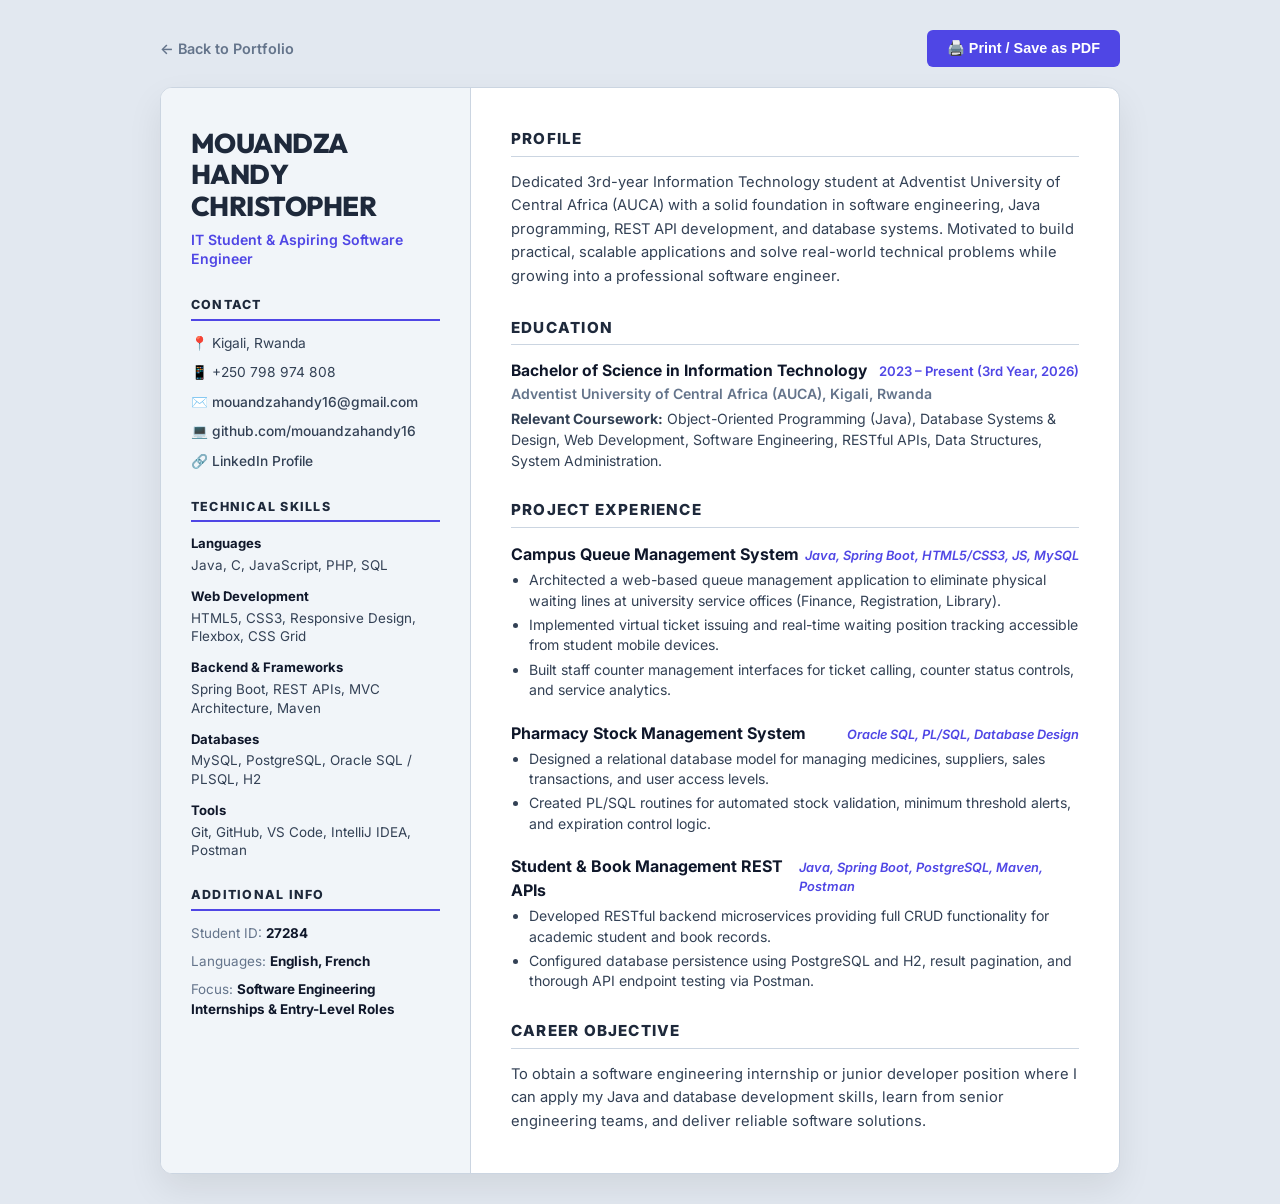
<file: CV_Handy_Christopher.html>
<!DOCTYPE html>
<html lang="en">
<head>
  <meta charset="UTF-8">
  <meta name="viewport" content="width=device-width, initial-scale=1.0">
  <title>Curriculum Vitae — MOUANDZA Handy Christopher</title>
  <link rel="preconnect" href="https://fonts.googleapis.com">
  <link rel="preconnect" href="https://fonts.gstatic.com" crossorigin>
  <link href="https://fonts.googleapis.com/css2?family=Inter:wght@300;400;500;600;700;800&family=Outfit:wght@600;700;800&display=swap" rel="stylesheet">
  <style>
    :root {
      --primary: #1e293b;
      --accent: #4f46e5;
      --sidebar-bg: #f1f5f9;
      --main-bg: #ffffff;
      --text-dark: #0f172a;
      --text-body: #334155;
      --text-muted: #64748b;
      --border-color: #cbd5e1;
    }

    * {
      box-sizing: border-box;
      margin: 0;
      padding: 0;
    }

    body {
      font-family: 'Inter', sans-serif;
      background-color: #e2e8f0;
      color: var(--text-body);
      line-height: 1.5;
      padding: 30px 15px;
    }

    .action-bar {
      max-width: 960px;
      margin: 0 auto 20px auto;
      display: flex;
      justify-content: space-between;
      align-items: center;
    }

    .back-link {
      text-decoration: none;
      color: var(--text-muted);
      font-weight: 600;
      font-size: 0.9rem;
      transition: color 0.2s;
    }

    .back-link:hover {
      color: var(--accent);
    }

    .btn-print {
      background: var(--accent);
      color: #ffffff;
      border: none;
      padding: 10px 20px;
      border-radius: 6px;
      font-weight: 600;
      cursor: pointer;
      font-size: 0.9rem;
      display: inline-flex;
      align-items: center;
      gap: 8px;
    }

    .btn-print:hover {
      background: #4338ca;
    }

    .cv-paper {
      max-width: 960px;
      margin: 0 auto;
      background: var(--main-bg);
      border-radius: 12px;
      box-shadow: 0 15px 35px rgba(0, 0, 0, 0.08);
      display: grid;
      grid-template-columns: 310px 1fr;
      overflow: hidden;
      border: 1px solid var(--border-color);
    }

    .cv-sidebar {
      background-color: var(--sidebar-bg);
      padding: 40px 30px;
      border-right: 1px solid var(--border-color);
    }

    .name-block {
      margin-bottom: 28px;
    }

    .name-block h1 {
      font-family: 'Outfit', sans-serif;
      font-size: 1.7rem;
      font-weight: 800;
      color: var(--primary);
      line-height: 1.15;
      text-transform: uppercase;
      letter-spacing: -0.02em;
    }

    .name-block .role-title {
      font-size: 0.88rem;
      font-weight: 600;
      color: var(--accent);
      margin-top: 8px;
      line-height: 1.35;
    }

    .side-section {
      margin-bottom: 26px;
    }

    .side-section:last-child {
      margin-bottom: 0;
    }

    .side-title {
      font-size: 0.78rem;
      font-weight: 800;
      text-transform: uppercase;
      letter-spacing: 0.1em;
      color: var(--primary);
      border-bottom: 2px solid var(--accent);
      padding-bottom: 4px;
      margin-bottom: 12px;
    }

    .contact-list {
      list-style: none;
      display: flex;
      flex-direction: column;
      gap: 9px;
      font-size: 0.86rem;
    }

    .contact-list li {
      word-break: break-word;
    }

    .contact-list a {
      color: var(--text-body);
      text-decoration: none;
      font-weight: 500;
    }

    .contact-list a:hover {
      color: var(--accent);
    }

    .skill-group {
      margin-bottom: 12px;
    }

    .skill-group:last-child {
      margin-bottom: 0;
    }

    .skill-group strong {
      display: block;
      font-size: 0.82rem;
      color: var(--text-dark);
      margin-bottom: 2px;
    }

    .skill-group p {
      font-size: 0.84rem;
      color: var(--text-body);
      line-height: 1.4;
    }

    .info-list {
      list-style: none;
      display: flex;
      flex-direction: column;
      gap: 8px;
      font-size: 0.84rem;
    }

    .info-list span {
      color: var(--text-muted);
    }

    .info-list strong {
      color: var(--text-dark);
    }

    .cv-main {
      padding: 40px 40px;
    }

    .main-section {
      margin-bottom: 28px;
    }

    .main-section:last-child {
      margin-bottom: 0;
    }

    .main-title {
      font-size: 0.95rem;
      font-weight: 800;
      text-transform: uppercase;
      letter-spacing: 0.08em;
      color: var(--primary);
      border-bottom: 1px solid var(--border-color);
      padding-bottom: 5px;
      margin-bottom: 14px;
    }

    .profile-text {
      font-size: 0.92rem;
      color: var(--text-body);
      line-height: 1.6;
    }

    .edu-item {
      margin-bottom: 12px;
    }

    .edu-header {
      display: flex;
      justify-content: space-between;
      align-items: baseline;
    }

    .edu-degree {
      font-size: 0.98rem;
      font-weight: 700;
      color: var(--text-dark);
    }

    .edu-dates {
      font-size: 0.82rem;
      font-weight: 600;
      color: var(--accent);
    }

    .edu-school {
      font-size: 0.88rem;
      font-weight: 600;
      color: var(--text-muted);
      margin-bottom: 4px;
    }

    .edu-courses {
      font-size: 0.88rem;
      color: var(--text-body);
    }

    .project-item {
      margin-bottom: 20px;
    }

    .project-item:last-child {
      margin-bottom: 0;
    }

    .project-header {
      display: flex;
      justify-content: space-between;
      align-items: baseline;
      margin-bottom: 4px;
    }

    .project-name {
      font-size: 1rem;
      font-weight: 700;
      color: var(--text-dark);
    }

    .project-tech {
      font-size: 0.8rem;
      font-weight: 600;
      color: var(--accent);
      font-style: italic;
    }

    .project-bullets {
      list-style-type: disc;
      padding-left: 18px;
      margin-top: 4px;
    }

    .project-bullets li {
      font-size: 0.88rem;
      color: var(--text-body);
      margin-bottom: 4px;
      line-height: 1.45;
    }

    .project-bullets li:last-child {
      margin-bottom: 0;
    }

    @media print {
      body {
        background: #ffffff;
        padding: 0;
      }

      .action-bar {
        display: none;
      }

      .cv-paper {
        box-shadow: none;
        border: none;
        max-width: 100%;
        border-radius: 0;
      }
    }

    @media (max-width: 768px) {
      .cv-paper {
        grid-template-columns: 1fr;
      }

      .cv-sidebar {
        border-right: none;
        border-bottom: 1px solid var(--border-color);
        padding: 30px 20px;
      }

      .cv-main {
        padding: 30px 20px;
      }
    }
  </style>
</head>
<body>

  <div class="action-bar">
    <a href="index.html" class="back-link">&larr; Back to Portfolio</a>
    <button class="btn-print" onclick="window.print()">
      🖨️ Print / Save as PDF
    </button>
  </div>

  <div class="cv-paper">
    
    <aside class="cv-sidebar">
      <div class="name-block">
        <h1>MOUANDZA<br>Handy Christopher</h1>
        <div class="role-title">IT Student & Aspiring Software Engineer</div>
      </div>

      <div class="side-section">
        <h2 class="side-title">Contact</h2>
        <ul class="contact-list">
          <li>📍 Kigali, Rwanda</li>
          <li>📱 +250 798 974 808</li>
          <li>✉️ <a href="mailto:mouandzahandy16@gmail.com">mouandzahandy16@gmail.com</a></li>
          <li>💻 <a href="https://github.com/mouandzahandy16" target="_blank">github.com/mouandzahandy16</a></li>
          <li>🔗 <a href="https://www.linkedin.com/in/christopher-mouandza-48b52a313/" target="_blank">LinkedIn Profile</a></li>
        </ul>
      </div>

      <div class="side-section">
        <h2 class="side-title">Technical Skills</h2>
        
        <div class="skill-group">
          <strong>Languages</strong>
          <p>Java, C, JavaScript, PHP, SQL</p>
        </div>

        <div class="skill-group">
          <strong>Web Development</strong>
          <p>HTML5, CSS3, Responsive Design, Flexbox, CSS Grid</p>
        </div>

        <div class="skill-group">
          <strong>Backend & Frameworks</strong>
          <p>Spring Boot, REST APIs, MVC Architecture, Maven</p>
        </div>

        <div class="skill-group">
          <strong>Databases</strong>
          <p>MySQL, PostgreSQL, Oracle SQL / PLSQL, H2</p>
        </div>

        <div class="skill-group">
          <strong>Tools</strong>
          <p>Git, GitHub, VS Code, IntelliJ IDEA, Postman</p>
        </div>
      </div>

      <div class="side-section">
        <h2 class="side-title">Additional Info</h2>
        <ul class="info-list">
          <li><span>Student ID:</span> <strong>27284</strong></li>
          <li><span>Languages:</span> <strong>English, French</strong></li>
          <li><span>Focus:</span> <strong>Software Engineering Internships & Entry-Level Roles</strong></li>
        </ul>
      </div>
    </aside>

    <main class="cv-main">
      
      <section class="main-section">
        <h2 class="main-title">Profile</h2>
        <p class="profile-text">
          Dedicated 3rd-year Information Technology student at Adventist University of Central Africa (AUCA) with a solid foundation in software engineering, Java programming, REST API development, and database systems. Motivated to build practical, scalable applications and solve real-world technical problems while growing into a professional software engineer.
        </p>
      </section>

      <section class="main-section">
        <h2 class="main-title">Education</h2>
        <div class="edu-item">
          <div class="edu-header">
            <span class="edu-degree">Bachelor of Science in Information Technology</span>
            <span class="edu-dates">2023 – Present (3rd Year, 2026)</span>
          </div>
          <div class="edu-school">Adventist University of Central Africa (AUCA), Kigali, Rwanda</div>
          <div class="edu-courses">
            <strong>Relevant Coursework:</strong> Object-Oriented Programming (Java), Database Systems & Design, Web Development, Software Engineering, RESTful APIs, Data Structures, System Administration.
          </div>
        </div>
      </section>

      <section class="main-section">
        <h2 class="main-title">Project Experience</h2>

        <div class="project-item">
          <div class="project-header">
            <span class="project-name">Campus Queue Management System</span>
            <span class="project-tech">Java, Spring Boot, HTML5/CSS3, JS, MySQL</span>
          </div>
          <ul class="project-bullets">
            <li>Architected a web-based queue management application to eliminate physical waiting lines at university service offices (Finance, Registration, Library).</li>
            <li>Implemented virtual ticket issuing and real-time waiting position tracking accessible from student mobile devices.</li>
            <li>Built staff counter management interfaces for ticket calling, counter status controls, and service analytics.</li>
          </ul>
        </div>

        <div class="project-item">
          <div class="project-header">
            <span class="project-name">Pharmacy Stock Management System</span>
            <span class="project-tech">Oracle SQL, PL/SQL, Database Design</span>
          </div>
          <ul class="project-bullets">
            <li>Designed a relational database model for managing medicines, suppliers, sales transactions, and user access levels.</li>
            <li>Created PL/SQL routines for automated stock validation, minimum threshold alerts, and expiration control logic.</li>
          </ul>
        </div>

        <div class="project-item">
          <div class="project-header">
            <span class="project-name">Student & Book Management REST APIs</span>
            <span class="project-tech">Java, Spring Boot, PostgreSQL, Maven, Postman</span>
          </div>
          <ul class="project-bullets">
            <li>Developed RESTful backend microservices providing full CRUD functionality for academic student and book records.</li>
            <li>Configured database persistence using PostgreSQL and H2, result pagination, and thorough API endpoint testing via Postman.</li>
          </ul>
        </div>

      </section>

      <section class="main-section">
        <h2 class="main-title">Career Objective</h2>
        <p class="profile-text">
          To obtain a software engineering internship or junior developer position where I can apply my Java and database development skills, learn from senior engineering teams, and deliver reliable software solutions.
        </p>
      </section>

    </main>

  </div>

</body>
</html>
</file>
